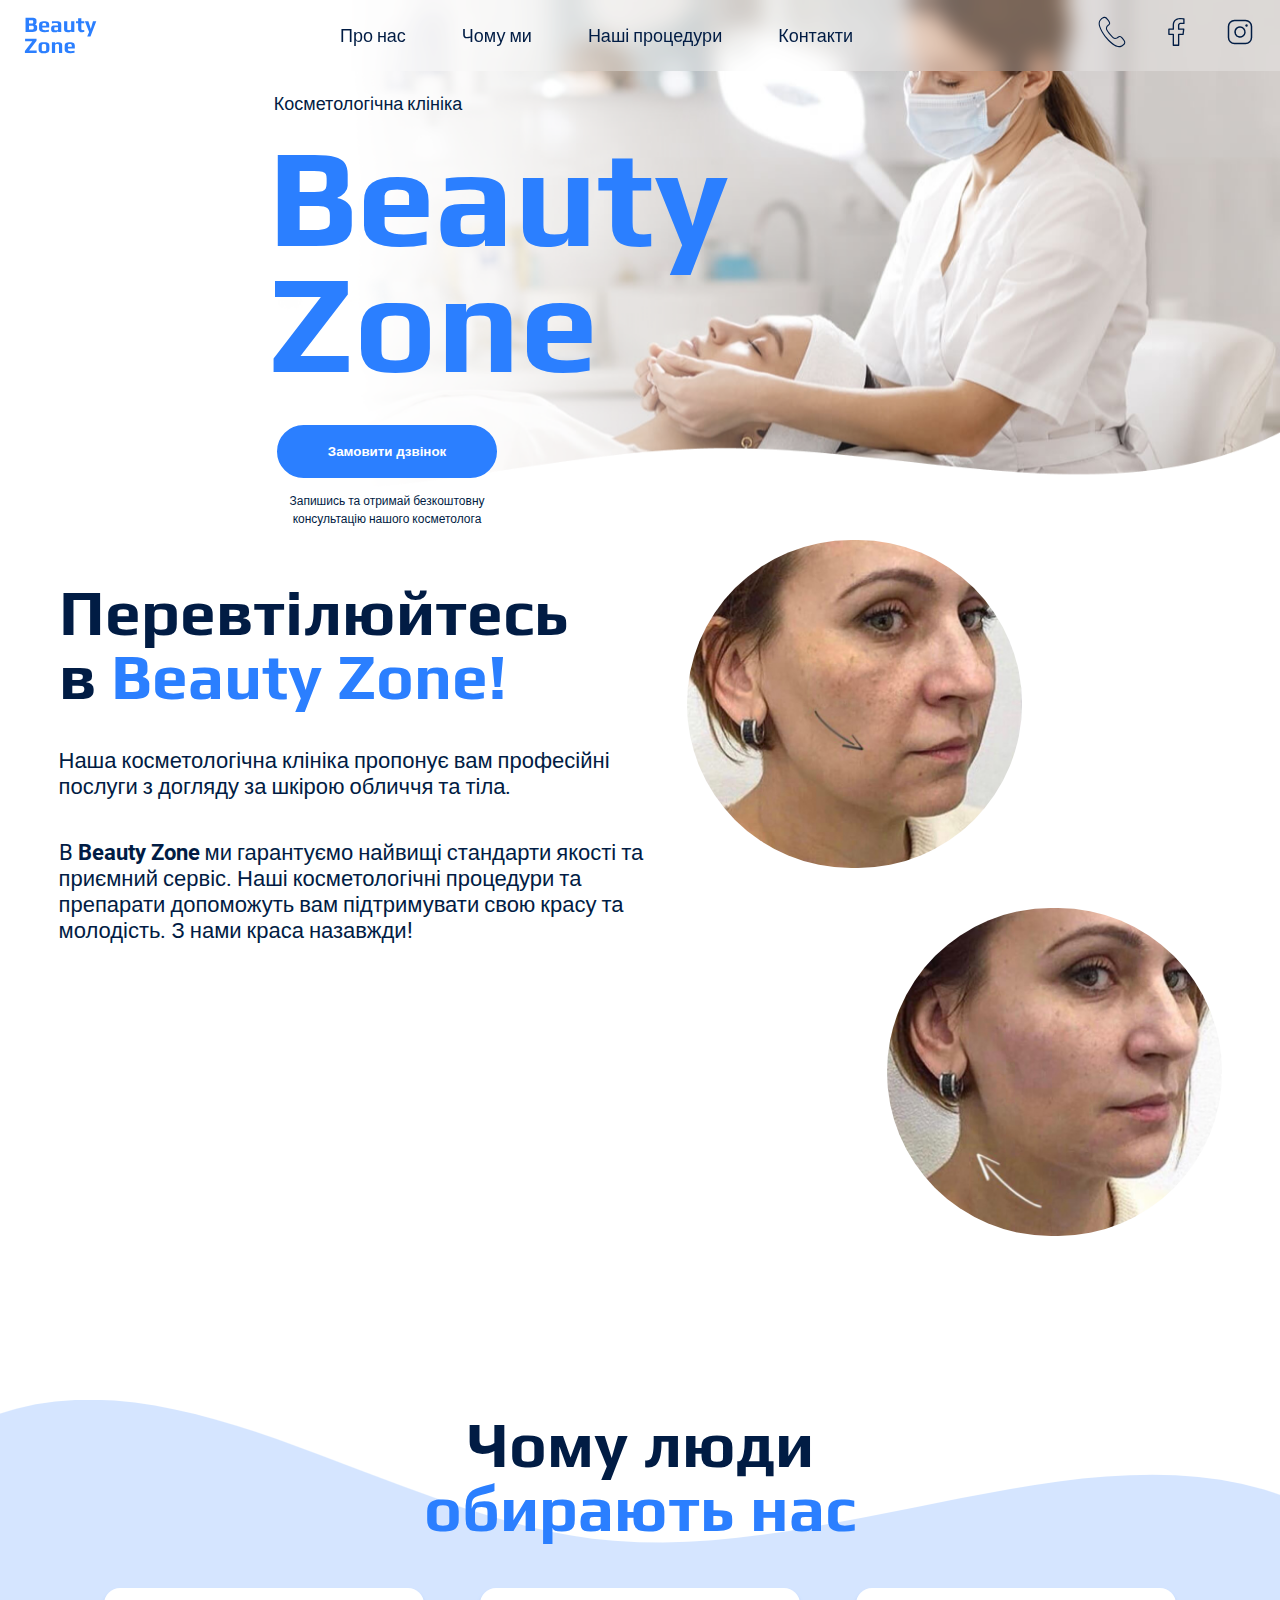
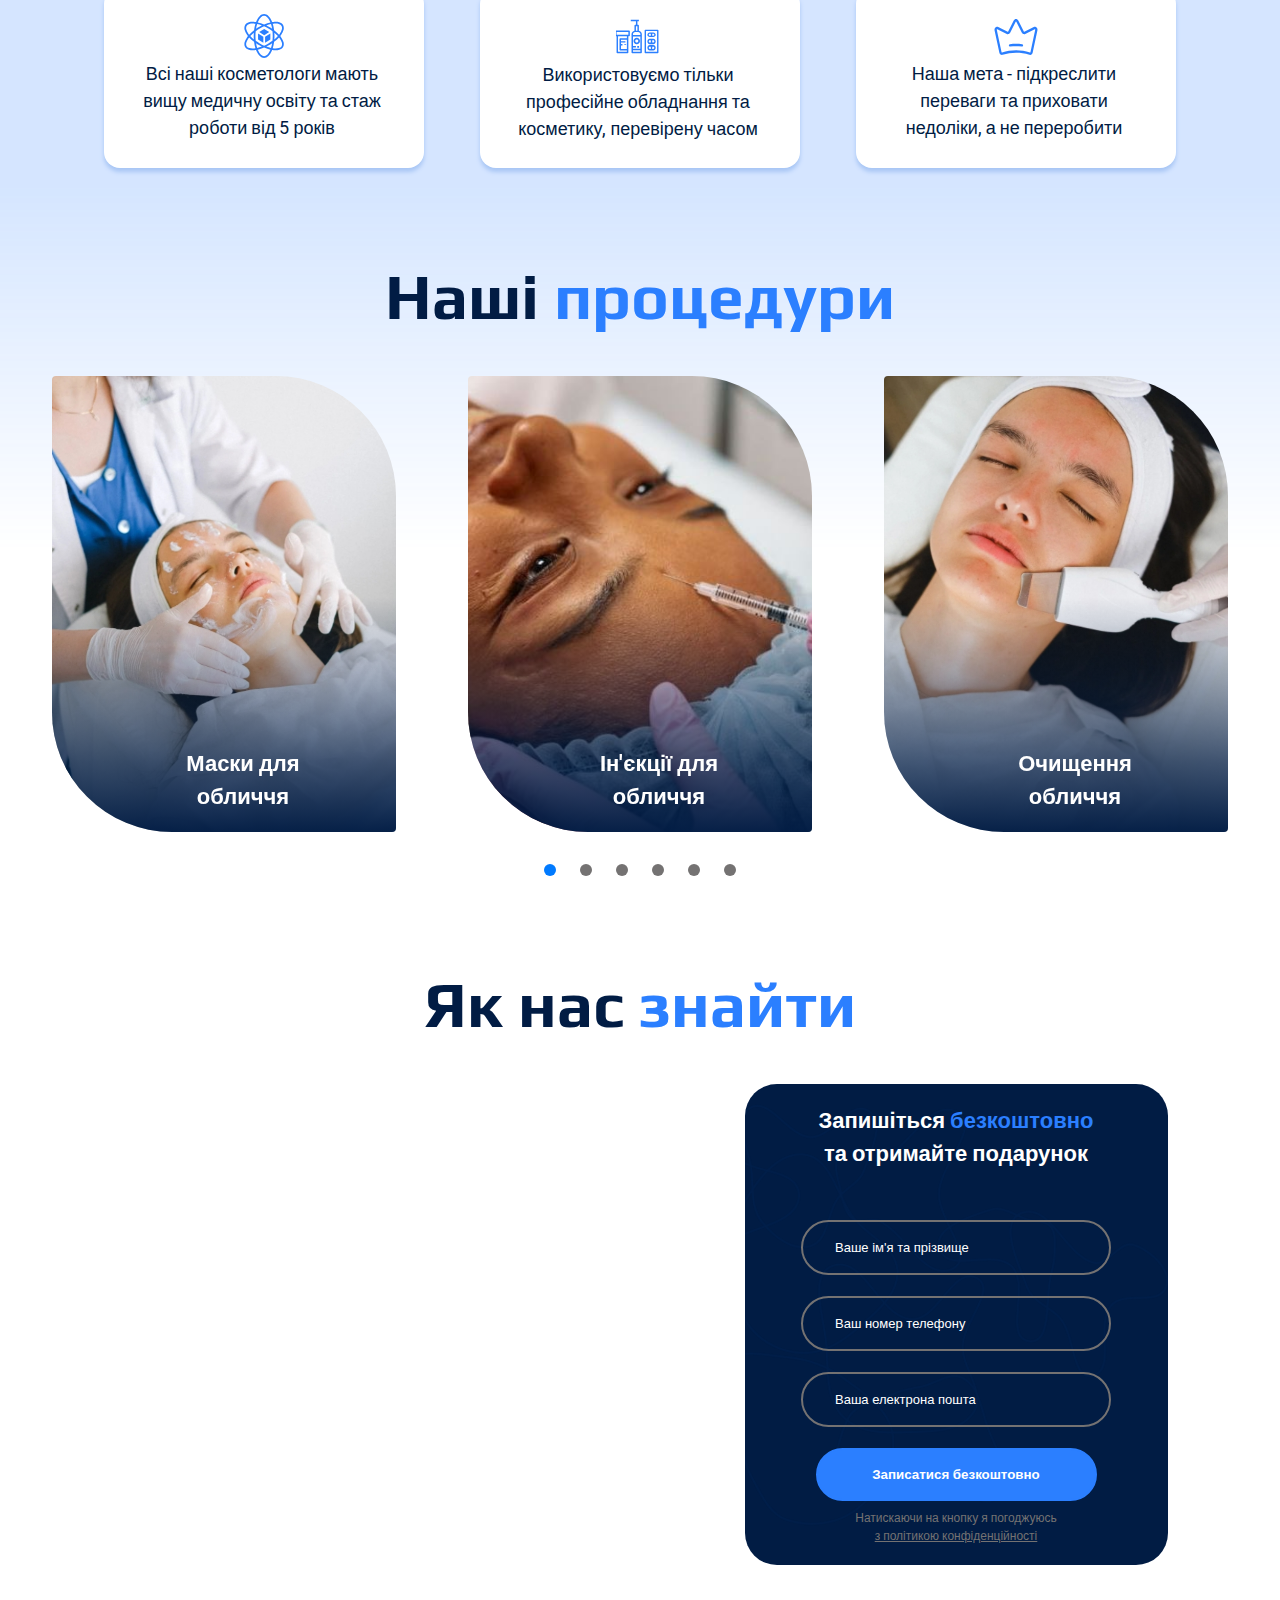
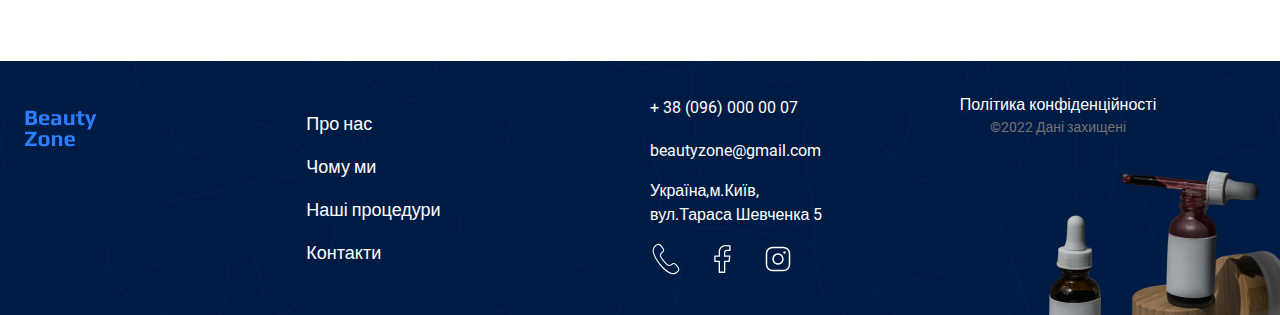
<file: index.html>
<!DOCTYPE html>
<html lang="uk">

<head>
    <meta charset="UTF-8">
    <meta http-equiv="X-UA-Compatible" content="IE=edge">
    <meta name="viewport" content="width=device-width, initial-scale=1.0">
    <title>Beauty Zone</title>
    <!-- fonts -->
    <link rel="preconnect" href="https://fonts.googleapis.com">
    <link rel="preconnect" href="https://fonts.gstatic.com" crossorigin>
    <link href="https://fonts.googleapis.com/css2?family=Play:wght@400;700&display=swap" rel="stylesheet">
    <!-- style -->
    <link rel="stylesheet" href="./css/main.min.css">
    <link rel="stylesheet" href="https://cdn.jsdelivr.net/npm/swiper@11/swiper-bundle.min.css" />
</head>

<body>
    <header class="header">
        <div class="container">
            <div class="header__container">
                <nav class="header__nav">
                    <a href="./index.html">
                        <img src="./image/logobeaty.svg" alt="Лого Beaty Zone">
                    </a>
                    <ul class="header__menu">
                        <li><a class="header__link" href="#about-section">Про нас</a></li>
                        <li><a class="header__link" href="#why-section">Чому ми</a></li>
                        <li><a class="header__link" href="#procedures-section">Наші процедури</a></li>
                        <li><a class="header__link" href="#contact-section">Контакти</a></li>
                    </ul>
                </nav>
                <address>
                    <ul class="header__address">
                        <li><a class="address-link" href="tel:+380960000007">
                                <svg class="header__icon" width="32" height="32">
                                    <use href="./image/icons.svg#icon-telephone"></use>
                                </svg>
                            </a></li>
                        <li><a href="#">
                                <svg class="header__icon" width="32" height="32">
                                    <use href="./image/icons.svg#icon-facebook"></use>
                                </svg>
                            </a></li>
                        <li><a href="#">
                                <svg class="header__icon" width="32" height="32">
                                    <use href="./image/icons.svg#icon-instagram"></use>
                                </svg>
                            </a></li>
                    </ul>
                </address>
                <button class="header__burger menu-btn-open" type="button">
                    <svg width="20" height="20">
                        <use href="./image/icons.svg#icon-menu"></use>
                    </svg>
                </button>
                <div class="mobile-menu">
                    <button class="mobile-menu__btn-close menu-btn-close" type="button">
                        close
                    </button>
                    <nav class="mobile-menu__nav">
                        <a href="./index.html">
                            <img src="./image/logobeaty.svg" alt="Лого Beaty Zone">
                        </a>
                        <ul class="mobile-menu__menu">
                            <li><a class="header__link" href="#about-section">Про нас</a></li>
                            <li><a class="header__link" href="#why-section">Чому ми</a></li>
                            <li><a class="header__link" href="#procedures-section">Наші процедури</a></li>
                            <li><a class="header__link" href="#contact-section">Контакти</a></li>
                        </ul>
                    </nav>
                    <address>
                        <ul class="mobile-menu__address">
                            <li><a class="address-link" href="tel:+380960000007">
                                    <svg class="header__icon" width="32" height="32">
                                        <use href="./image/icons.svg#icon-telephone"></use>
                                    </svg>
                                </a></li>
                            <li><a href="#">
                                    <svg class="header__icon" width="32" height="32">
                                        <use href="./image/icons.svg#icon-facebook"></use>
                                    </svg>
                                </a></li>
                            <li><a href="#">
                                    <svg class="header__icon" width="32" height="32">
                                        <use href="./image/icons.svg#icon-instagram"></use>
                                    </svg>
                                </a></li>
                        </ul>
                    </address>
                </div>
            </div>
        </div>
    </header>

    <main>
        <div class="background">

            <section class="hero-section">
                <div class="container">
                    <div class="hero-section__container">
                        <p class="hero-section__text">Косметологічна клініка</p>
                        <h1 class="hero-section__title">Beauty Zone</h1>
                        <div class="hero-section__text-btn">
                            <button class="hero-section__button button modal-btn-open" type="button">Замовити
                                дзвінок</button>
                            <p class="button-text">Запишись та отримай безкоштовну консультацію нашого косметолога</p>
                        </div>

                    </div>
                </div>
            </section>

            <section class="about-section" id="about-section">
                <div class="container">
                    <div class="about-section__container">
                        <div class="about-section__content">
                            <h2 class="about-section__title section-title">Перевтілюйтесь в <span
                                    class="text-brand">Beauty
                                    zone!</span>
                            </h2>
                            <p class="about-section__text--margin about-section__text">Наша косметологічна клініка
                                пропонує
                                вам професійні
                                послуги
                                з догляду за шкірою обличчя та тіла.</p>
                            <p class="about-section__text--margin about-section__text">B <span
                                    class="about-section__text--up">Beauty Zone</span> ми гарантуємо найвищі стандарти
                                якості та приємний сервіс. Наші косметологічні процедури та препарати допоможуть вам
                                підтримувати свою красу та молодість. З нами краса назавжди!</p>
                        </div>
                        <div class="about-section__face">
                            <img class="face" srcset="./image/faceone.jpg 1x, ./image/faceone@2x.jpg 2x"
                                src="./image/faceone.jpg" alt="Обличчя до процедури">
                            <img class="face facetwo" srcset="./image/facetwo.jpg 1x, ./image/facetwo@2x.jpg 2x"
                                src="./image/facetwo.jpg" alt="Обличчя після процедури">
                        </div>
                    </div>
                </div>
            </section>

            <section class="why-section" id="why-section">
                <div class="container">
                    <h2 class=" why-section__title title-margin section-title">Чому люди <span
                            class="text-brand-small">обирають
                            нас</span>
                    </h2>
                    <ul class="why-section__container">
                        <li class="why-section__items">
                            <article class="why-card">
                                <h5 class="why-card__title--hidden">Наш досвід</h5>
                                <img class="why-card__image" src="./image/materials-science.svg" alt="#">
                                <p class="why-card__text">Всі наші косметологи мають вищу медичну освіту
                                    та стаж роботи від 5 років</p>
                            </article>
                        </li>
                        <li class="why-section__items">
                            <article class="why-card">
                                <h5 class="why-card__title--hidden">Що використовуемо?</h5>
                                <img class="why-card__image" src="./image/medicinecosmeticsbottle.svg" alt="#">
                                <p class="why-card__text">Використовуємо тільки професійне обладнання та косметику,
                                    перевірену
                                    часом</p>
                            </article>
                        </li>
                        <li class="why-section__items">
                            <article class="why-card">
                                <h5 class="why-card__title--hidden">Наша мета</h5>
                                <img class="why-card__image" src="./image/crown-light.svg" alt="#">
                                <p class="why-card__text">Наша мета - підкреслити переваги та приховати недоліки, а не
                                    переробити
                                </p>
                            </article>
                        </li>
                    </ul>

                </div>

            </section>

            <section class="procedures-section" id="procedures-section">
                <div class="container">
                    <h2 class="title-margin section-title">Наші <span class="text-brand-small">процедури</span></h2>
                    <div class="procedures-section__slider">
                        <button class="procedures-section__button carousel-button prev" type="button">
                            <svg class="carousel-icon" width="16" height="16">
                                <use href="./image/icons.svg#icon-Arrow"></use>
                            </svg>
                        </button>
                        <div class="procedures-section__container swiper-container">
                            <ul class="procedures-section__list swiper-wrapper">

                                <li class="procedures-card__width swiper-slide">
                                    <article class="procedures-card">
                                        <div class="procedures-card__container">
                                            <img class="procedures-card__image"
                                                srcset="./image/procedure-mask.jpeg 1x, ./image/procedure-mask@2x.jpeg 2x"
                                                src="./image/procedure-mask.jpeg" alt="Маска для обличчя">
                                            <div class="procedures-card__div">
                                                <h3 class="procedures-card__title">Маски для обличчя</h3>
                                            </div>
                                        </div>

                                    </article>
                                </li>
                                <li class="procedures-card__width swiper-slide">
                                    <article class="procedures-card">
                                        <div class="procedures-card__container">
                                            <img class="procedures-card__image"
                                                srcset="./image/procedure-injection.jpg 1x, ./image/procedure-injection@2x.jpg 2x"
                                                src="./image/procedure-injection.jpg" alt="Ін'єкції для обличчя">
                                            <div class="procedures-card__div">
                                                <h3 class="procedures-card__title">Ін'єкції для обличчя</h3>
                                            </div>
                                        </div>

                                    </article>
                                </li>
                                <li class="procedures-card__width swiper-slide">
                                    <article class="procedures-card">
                                        <div class="procedures-card__container">
                                            <img class="procedures-card__image"
                                                srcset="./image/procedure-cleaning.jpeg 1x, ./image/procedure-cleaning@2x.jpeg 2x"
                                                src="./image/procedure-cleaning.jpeg" alt=">Очищення обличчя">
                                            <div class="procedures-card__div">
                                                <h3 class="procedures-card__title">Очищення обличчя</h3>
                                            </div>
                                        </div>
                                    </article>
                                </li>
                                <li class="procedures-card__width swiper-slide">
                                    <article class="procedures-card">
                                        <div class="procedures-card__container">
                                            <img class="procedures-card__image"
                                                srcset="./image/procedure-mask.jpeg 1x, ./image/procedure-mask@2x.jpeg 2x"
                                                src="./image/procedure-mask.jpeg" alt="Маска для обличчя">
                                            <div class="procedures-card__div">
                                                <h3 class="procedures-card__title">Маски для обличчя</h3>
                                            </div>
                                        </div>

                                    </article>
                                </li>
                                <li class="procedures-card__width swiper-slide">
                                    <article class="procedures-card">
                                        <div class="procedures-card__container">
                                            <img class="procedures-card__image"
                                                srcset="./image/procedure-injection.jpg 1x, ./image/procedure-injection@2x.jpg 2x"
                                                src="./image/procedure-injection.jpg" alt="Ін'єкції для обличчя">
                                            <div class="procedures-card__div">
                                                <h3 class="procedures-card__title">Ін'єкції для обличчя</h3>
                                            </div>
                                        </div>

                                    </article>
                                </li>
                                <li class="procedures-card__width swiper-slide">
                                    <article class="procedures-card">
                                        <div class="procedures-card__container">
                                            <img class="procedures-card__image"
                                                srcset="./image/procedure-cleaning.jpeg 1x, ./image/procedure-cleaning@2x.jpeg 2x"
                                                src="./image/procedure-cleaning.jpeg" alt=">Очищення обличчя">
                                            <div class="procedures-card__div">
                                                <h3 class="procedures-card__title">Очищення обличчя</h3>
                                            </div>
                                        </div>
                                    </article>
                                </li>

                            </ul>
                        </div>
                        <button class="procedures-section__button carousel-button next" type="button">
                            <svg class="carousel-icon" width="16" height="16">
                                <use href="./image/icons.svg#icon-Arrow"></use>
                            </svg>
                        </button>
                    </div>
                    <div class="pagination">
                        <span class="pagination__button"></span>
                        <span class="pagination__button"></span>
                        <span class="pagination__button"></span>
                        <span class="pagination__button"></span>
                    </div>
                </div>
            </section>
        </div>

        <section class="contact-section" id="contact-section">
            <div class="container">
                <h2 class="title-margin section-title">Як нас <span class="text-brand-small">знайти</span></h2>
                <div class="contact-section__container">

                    <iframe class="contact-section__maps"
                        src="https://www.google.com/maps/embed?pb=!1m18!1m12!1m3!1d2540.9325719461126!2d30.5181753!3d50.4423566!2m3!1f0!2f0!3f0!3m2!1i1024!2i768!4f13.1!3m3!1m2!1s0x40d4cef8b5f6338d%3A0x25c7f06ad686451c!2z0LHRg9C70YzQstCw0YAg0KLQsNGA0LDRgdCwINCo0LXQstGH0LXQvdC60LAsIDUsINCa0LjRl9CyLCAwMjAwMA!5e0!3m2!1suk!2sua!4v1707415245719!5m2!1suk!2sua"
                        width="600" height="450" style="border:0;" allowfullscreen="" loading="lazy"
                        referrerpolicy="no-referrer-when-downgrade"></iframe>
                    <div class="contact-section__sing">
                        <h4 class="input__title">Запишіться <span class="text-brand-small">безкоштовно</span>
                            та отримайте подарунок</h4>
                        <form class="contact-section__form" name="contact-form" autocomplete="off">

                            <div class="contact-section__form-field input">
                                <label class="input__label visually-hidden" for="user-name">Ваше ім'я та
                                    прізвище</label>
                                <input class="input__control" type="text" id="user-name" name="user-name"
                                    placeholder="Ваше ім'я та прізвище" minlength="2" maxlength="20" required>
                            </div>

                            <div class="contact-section__form-field input">
                                <label class="input__label visually-hidden" for="user-tel">Ваш номер телефону</label>
                                <input class="input__control" type="tel" id="user-tel" name="user-tel"
                                    placeholder="Ваш номер телефону" pattern="^\[0-9]{12}" required>
                            </div>

                            <div class="contact-section__form-field input">
                                <label class="input__label visually-hidden" for="user-email">Ваша електрона
                                    пошта</label>
                                <input class="input__control" type="email" id="user-email" name="user-email"
                                    placeholder="Ваша електрона пошта" required>
                            </div>


                            <button class="button contact btn-modal" type="submit">Записатися безкоштовно</button>

                            <p class="input__text">Натискаючи на кнопку я погоджуюсь
                                <a class="input__text highlight" href="#">з політикою конфіденційності</a>
                            </p>

                        </form>
                    </div>
                </div>

            </div>
        </section>

    </main>

    <footer class="footer">
        <div class="container">
            <div class="footer__container">
                <nav class="footer__nav">
                    <div class="footer__logo">
                        <a href="./index.html">
                            <img src="./image/logobeaty.svg" alt="Лого Beaty Zone">
                        </a>
                    </div>

                    <ul class="footer__menu">
                        <li><a class="footer__link" href="#about-section">Про нас</a></li>
                        <li><a class="footer__link" href="#why-section">Чому ми</a></li>
                        <li><a class="footer__link" href="#procedures-section">Наші процедури</a></li>
                        <li><a class="footer__link" href="#contact-section">Контакти</a></li>
                    </ul>
                </nav>
                <address class="footer__address">
                    <div class="footer__address-gap">
                        <ul class="address__list">
                            <li><a class="address__link" href="tel:+380960000007">+ 38 (096) 000 00 07</a></li>
                            <li><a class="address__link" href="mailto:beautyzone@gmail.com">beautyzone@gmail.com</a>
                            </li>
                            <li><a class="address__link column" href="https://maps.app.goo.gl/FTAmWWpmxCksTNbc8"
                                    target=_blank>Україна,м.Київ,
                                    вул.Тараса Шевченка 5</a></li>
                        </ul>
                        <div class="footer__icon-div">
                            <ul class="footer__icon-row">
                                <li><a href="tel:+380960000007">
                                        <svg class="footer__icon" width="32" height="32">
                                            <use href="./image/icons.svg#icon-telephone"></use>
                                        </svg>
                                    </a></li>
                                <li><a href="#">
                                        <svg class="footer__icon" width="32" height="32">
                                            <use href="./image/icons.svg#icon-facebook"></use>
                                        </svg>
                                    </a></li>
                                <li><a href="#">
                                        <svg class="footer__icon" width="32" height="32">
                                            <use href="./image/icons.svg#icon-instagram"></use>
                                        </svg>
                                    </a></li>
                            </ul>
                        </div>
                    </div>



                    <div class="address__info">
                        <a class="address__link" href="#" target="_blank">Політика конфіденційності</a>
                        <p class="address__copyright">&copy;2022 Дані захищені</p>

                    </div>

                </address>
            </div>
        </div>
    </footer>
    <div class="backdrop is-hidden">
        <div class="modal">
            <button class="modal-btn-close" type="button">
                close
                <!-- <svg class="footer__icon" width="32" height="32">
                    <use href="./image/icons.svg#icon-close"></use>
                </svg> -->
            </button>
            <h2 class="modal__title">Замовити дзвінок</h2>
            <h4 class="input__title modal__text">Запишіться <span class="text-brand-small">безкоштовно</span>
                та отримайте подарунок</h4>


            <form name="modal-form" autocomplete="off">

                <div class="modal__form-field input">
                    <label class="input__label visually-hidden" for="user-name">Ваше ім'я та прізвище</label>
                    <input class="input__control" type="text" id="user-name" name="user-name"
                        placeholder="Ваше ім'я та прізвище" required>
                </div>

                <div class="modal__form-field input">
                    <label class="input__label visually-hidden" for="user-tel">Ваш номер телефону</label>
                    <input class="input__control" type="tel" id="user-tel" name="user-tel"
                        placeholder="Ваш номер телефону" required>
                </div>

                <div class="modal__form-field input">
                    <label class="input__label visually-hidden" for="user-email">Ваша електрона пошта</label>
                    <input class="input__control" type="email" id="user-email" name="user-email"
                        placeholder="Ваша електрона пошта" required>
                </div>


                <button class="button contact btn-modal" type="submit">Записатися безкоштовно</button>
                <!-- phone -->
                <p class="input__text">Натискаючи на кнопку я погоджуюсь
                    <a class="input__text highlight" href="#">з політикою конфіденційності</a>
                </p>

            </form>





        </div>

    </div>
    <script src="./js/mobil-menu.js"></script>
    <script src="https://cdn.jsdelivr.net/npm/swiper@11/swiper-bundle.min.js"></script>
    <script src="./js/procedures-slider.js"></script>
    <script src="./js/modal.js"></script>
</body>

</html>
</file>
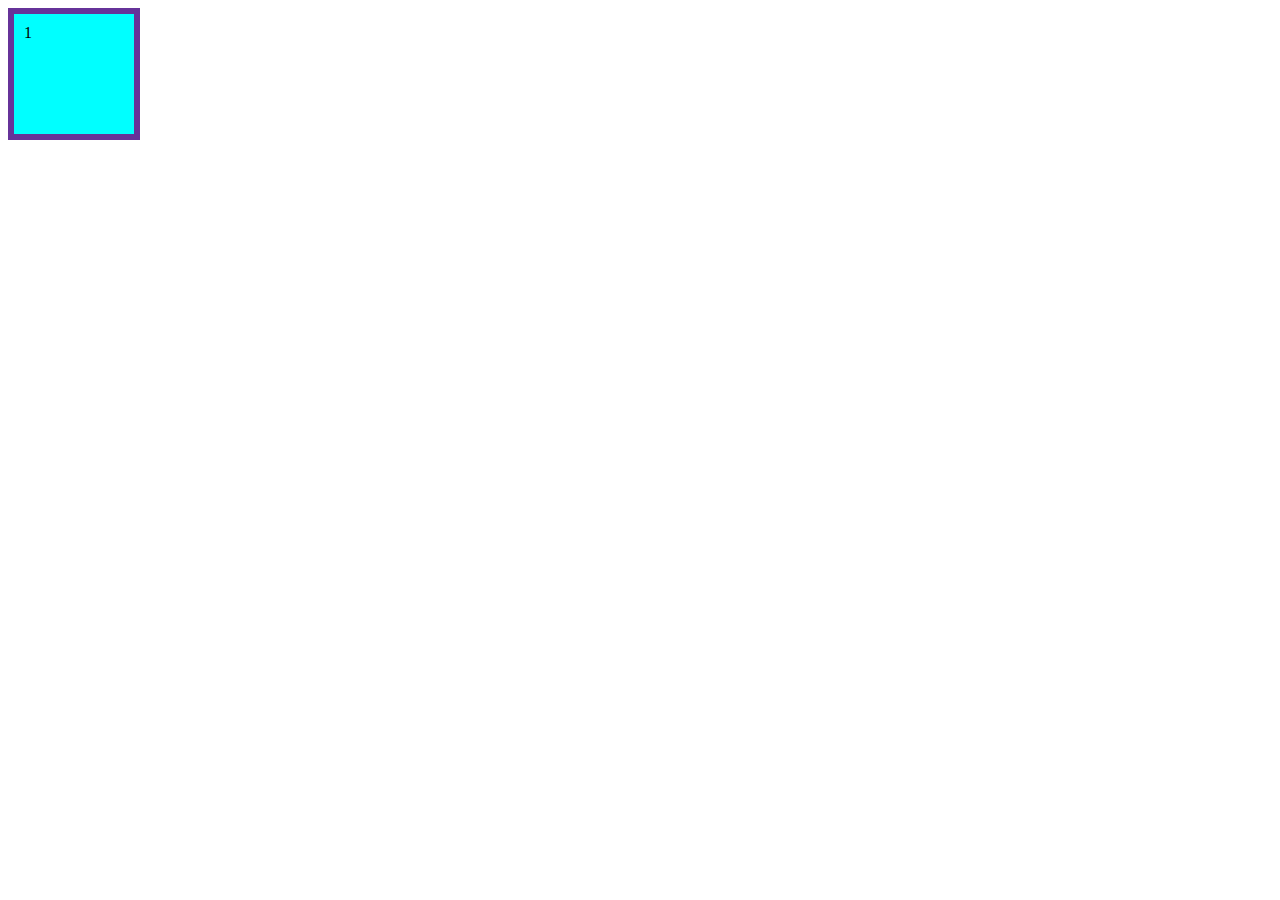
<file: test.html>
<!DOCTYPE html>
<html lang="en">

<head>
    <meta charset="UTF-8">
    <meta name="viewport" content="width=device-width, initial-scale=1.0">
    <link rel="stylesheet" href="./css/test.css">
    <title>Document</title>
</head>

<body>
    <div class="box">
        1

    </div>
</body>

</html>
</file>
<file: css/test.css>
.box{
   width: 100px;
   height: 100px;
   background-color: aqua;
   padding: 10px; 
   border: 6px solid rebeccapurple;
}
</file>
<file: css/main.min.css>
@font-face{font-display:swap;font-family:"Roboto";font-style:normal;font-weight:400;src:url("../fonts/roboto-v30-latin-regular.woff2") format("woff2")}@font-face{font-display:swap;font-family:"Roboto";font-style:normal;font-weight:700;src:url("../fonts/roboto-v30-latin-700.woff2") format("woff2")}.play-regular{font-family:"Play",sans-serif;font-weight:400;font-style:normal}.play-bold{font-family:"Play",sans-serif;font-weight:700;font-style:normal}:root{--color-primary-dark: #31261a;--color-primary-light: #FFF;--color-brand-light: #2B7FFF;--color-brand-dark: #011C44;--color-secondary: #747272;--color-shadow-box: #a8c6f5}*,*::before,*::after{-webkit-box-sizing:border-box;box-sizing:border-box}body{color:var(--color-brand-dark);font-family:"Roboto",sans-serif;font-size:18px;font-weight:400;line-height:1.5;margin:0}.container{width:100%;max-width:1288px;margin:0 auto;padding:0 24px}h1,h2,h3,h4,h5,h6,p{margin-top:0}img{display:block;max-width:100%;height:auto;-o-object-fit:cover;object-fit:cover}a{display:inline-block}address{font-style:normal}ul{list-style-type:none;margin:0;padding:0}.visually-hidden{position:absolute;left:-10000px;top:auto;width:1px;height:1px;overflow:hidden}.text-brand{color:var(--color-brand-light);text-transform:capitalize}.text-brand-small{color:var(--color-brand-light)}.button{display:block;color:var(--color-primary-light);background-color:var(--color-brand-light);border:2px solid var(--color-brand-light);width:220px;height:53px;padding:16px 32px;border-radius:32px;font-weight:600;cursor:pointer;margin-bottom:14px;-webkit-transition:color .5s,background-color .5s;transition:color .5s,background-color .5s}@media screen and (max-width: 768px){.button{width:186px;height:44px;padding:16px 24px}}.button.contact{width:281px;height:53px;-ms-flex-item-align:center;align-self:center;margin-bottom:8px}.button:hover{background-color:rgba(0,0,0,0);color:var(--color-brand-dark)}.button.contact:hover{background-color:var(--color-primary-light)}.button-text{font-size:12px;width:238px;text-align:center}.header__link{color:var(--color-brand-dark);text-decoration:none;-webkit-transition:color .3s;transition:color .3s}.header__link:hover{color:var(--color-brand-light)}.footer__link{color:var(--color-primary-light);text-decoration:none;-webkit-transition:color .3s;transition:color .3s}.footer__link:hover{color:var(--color-brand-light)}.address__link{color:var(--color-primary-light);font-size:16px;font-weight:300;text-decoration:none;-webkit-transition:color .3s;transition:color .3s}.address__link.column{width:190px}.address__link:hover{color:var(--color-brand-light)}.header{position:absolute;width:100%;-webkit-backdrop-filter:blur(10px);backdrop-filter:blur(10px);background:rgba(255,255,255,.25);padding:16px 0}.header__container{display:-webkit-box;display:-ms-flexbox;display:flex;gap:30px;background-color:rgba(0,0,0,0);-webkit-box-align:center;-ms-flex-align:center;align-items:center}.header__nav{display:-webkit-box;display:-ms-flexbox;display:flex;-webkit-box-align:center;-ms-flex-align:center;align-items:center;-webkit-box-flex:1;-ms-flex-positive:1;flex-grow:1;gap:30px}.header__menu{display:none}@media screen and (min-width: 1280px){.header__menu{display:-webkit-box;display:-ms-flexbox;display:flex;gap:56px;-webkit-box-flex:1;-ms-flex-positive:1;flex-grow:1;-webkit-box-pack:center;-ms-flex-pack:center;justify-content:center}}.header__address{display:none}@media screen and (min-width: 1280px){.header__address{display:-webkit-box;display:-ms-flexbox;display:flex;gap:32px;-webkit-box-flex:1;-ms-flex-positive:1;flex-grow:1;-webkit-box-pack:center;-ms-flex-pack:center;justify-content:center}}.header__icon{fill:var(--color-brand-dark);-webkit-transition:fill .3s;transition:fill .3s}.header__icon:hover{fill:var(--color-brand-light)}.header__burger{width:24px;height:24px;padding:0;background:rgba(0,0,0,0);border:0;fill:var(--color-primary-light)}@media screen and (min-width: 1280px){.header__burger{display:none}}.mobile-menu{display:block;position:fixed;visibility:hidden;top:0;left:-100%;width:100%;height:500px;background-color:var(--color-primary-light);-webkit-transform:translateX(100%);-ms-transform:translateX(100%);transform:translateX(100%);-webkit-transition:-webkit-transform .3s;transition:-webkit-transform .3s;transition:transform .3s;transition:transform .3s, -webkit-transform .3s}.mobile-menu.is-open{visibility:visible;left:0;-webkit-transform:translateX(0);-ms-transform:translateX(0);transform:translateX(0)}.mobile-menu__btn-close{position:absolute;top:20px;right:20px}.mobile-menu__nav{display:-webkit-box;display:-ms-flexbox;display:flex;-webkit-box-orient:vertical;-webkit-box-direction:normal;-ms-flex-direction:column;flex-direction:column;gap:32px;margin:20px;margin-bottom:17px;text-align:center;-webkit-box-align:center;-ms-flex-align:center;align-items:center}.mobile-menu__address{display:-webkit-box;display:-ms-flexbox;display:flex;gap:16px;-webkit-box-pack:center;-ms-flex-pack:center;justify-content:center}.hero-section{background-image:url("../image/cos-office.png");background-repeat:no-repeat;background-size:cover;background-position:center;width:100%;height:700px}@media screen and (min-device-pixel-ratio: 2),(-webkit-min-device-pixel-ratio: 2),(min-resolution: 192dpi),(min-resolution: 2dppx){.hero-section{background-image:url(../image/cos-office@2x.png)}}@media screen and (max-width: 1280px){.hero-section{height:500px}}.hero-section__text{width:200px;margin-bottom:0;text-align:center}@media screen and (min-width: 1280px){.hero-section__text{margin-bottom:16px}}.hero-section__title{display:-webkit-box;display:-ms-flexbox;display:flex;-webkit-box-orient:horizontal;-webkit-box-direction:normal;-ms-flex-direction:row;flex-direction:row;-webkit-box-pack:start;-ms-flex-pack:start;justify-content:flex-start;-webkit-box-align:center;-ms-flex-align:center;align-items:center;width:auto;color:var(--color-brand-light);font-family:"Play",sans-serif;text-align:center;font-size:54px;font-weight:700;line-height:.9;text-transform:capitalize;margin-bottom:32px}@media screen and (min-width: 1280px){.hero-section__title{width:529px;margin-bottom:40px;font-size:140px;text-align:left}}.hero-section__container{display:-webkit-box;display:-ms-flexbox;display:flex;-webkit-box-orient:vertical;-webkit-box-direction:normal;-ms-flex-direction:column;flex-direction:column;-webkit-box-pack:center;-ms-flex-pack:center;justify-content:center;-webkit-box-align:center;-ms-flex-align:center;align-items:center;height:450px}@media screen and (min-width: 1280px){.hero-section__container{display:-webkit-box;display:-ms-flexbox;display:flex;-webkit-box-orient:vertical;-webkit-box-direction:normal;-ms-flex-direction:column;flex-direction:column;-webkit-box-pack:start;-ms-flex-pack:start;justify-content:flex-start;-webkit-box-align:start;-ms-flex-align:start;align-items:flex-start;padding:0px;height:658px;padding:90px 667px 270px 244px}}.hero-section__text-btn{display:-webkit-box;display:-ms-flexbox;display:flex;-webkit-box-orient:vertical;-webkit-box-direction:normal;-ms-flex-direction:column;flex-direction:column;-webkit-box-pack:center;-ms-flex-pack:center;justify-content:center;-webkit-box-align:center;-ms-flex-align:center;align-items:center;padding:0px}.section-title{font-family:"Play",sans-serif;font-size:32px;font-weight:700;line-height:1;text-align:center}@media screen and (min-width: 1280px){.section-title{font-size:64px;font-weight:700}}.title-margin{margin-bottom:48px}.background{background-image:url("../image/background-blue.png");background-position:center 670px;background-size:auto 2100px;background-repeat:no-repeat}@media screen and (min-width: 768px){.background{background-position:center 820px;background-size:auto 1700px}}@media screen and (min-width: 1280px){.background{background-position:center 1400px;background-size:auto}}.about-section{text-align:left;padding-top:0;padding-bottom:0}@media screen and (min-width: 1280px){.about-section{padding-top:40px;padding-bottom:88px}}.about-section__container{display:-webkit-box;display:-ms-flexbox;display:flex;-webkit-box-align:start;-ms-flex-align:start;align-items:flex-start;gap:28px;-webkit-box-pack:center;-ms-flex-pack:center;justify-content:center}.about-section__content{display:-webkit-box;display:-ms-flexbox;display:flex;-webkit-box-orient:vertical;-webkit-box-direction:normal;-ms-flex-direction:column;flex-direction:column;padding-top:0}@media screen and (min-width: 768px){.about-section__content{padding-top:40px}}.about-section__title{margin-bottom:16px;width:270px;text-align:left}@media screen and (min-width: 1280px){.about-section__title{width:529px;margin-bottom:40px}}.about-section__text{font-size:18px;line-height:initial;width:335px}@media screen and (min-width: 1280px){.about-section__text{width:600px;font-size:22px}}.about-section__text--up{text-transform:capitalize;font-weight:600}.about-section__text--margin{margin-bottom:16px}@media screen and (min-width: 1280px){.about-section__text--margin{margin-bottom:40px}}.about-section__text--margin:last-child{margin-bottom:0}.about-section__face{display:none}@media screen and (min-width: 768px){.about-section__face{display:-webkit-box;display:-ms-flexbox;display:flex;-webkit-box-orient:vertical;-webkit-box-direction:normal;-ms-flex-direction:column;flex-direction:column;gap:10px}}@media screen and (min-width: 1280px){.about-section__face{gap:40px}}.about-section .face{width:200px;height:200px;border-radius:200px}@media screen and (min-width: 1280px){.about-section .face{width:335px;height:328px}}.about-section .facetwo{margin-left:150px}@media screen and (min-width: 1280px){.about-section .facetwo{margin-left:200px}}.why-section{padding-top:88px;padding-bottom:48px}.why-section__title{width:220px;margin:0 auto 24px}@media screen and (min-width: 768px){.why-section__title{width:300px}}@media screen and (min-width: 1280px){.why-section__title{width:432px;margin-bottom:48px}}.why-section__container{display:-webkit-box;display:-ms-flexbox;display:flex;-webkit-box-pack:center;-ms-flex-pack:center;justify-content:center;gap:56px;-ms-flex-wrap:wrap;flex-wrap:wrap}.why-card{background-color:var(--color-primary-light);border-radius:16px;width:320px;height:180px;padding:24px 32px;text-align:center;-webkit-box-shadow:0px 4px 4px 0px var(--color-shadow-box);box-shadow:0px 4px 4px 0px var(--color-shadow-box)}.why-card__title--hidden{display:none}.why-card__text{width:252px}.why-card__image{margin:0 auto}.procedures-section{padding-top:48px;padding-bottom:48px}.procedures-section__slider{display:-webkit-box;display:-ms-flexbox;display:flex;-webkit-box-align:center;-ms-flex-align:center;align-items:center;gap:32px;-webkit-box-pack:center;-ms-flex-pack:center;justify-content:center}.procedures-section__container{overflow:hidden;margin-bottom:32px}.procedures-section__button{display:none}@media screen and (min-width: 768px){.procedures-section__button{display:-webkit-box;display:-ms-flexbox;display:flex}}.pagination{display:-webkit-box;display:-ms-flexbox;display:flex;-webkit-box-align:center;-ms-flex-align:center;align-items:center;-webkit-box-pack:center;-ms-flex-pack:center;justify-content:center;gap:24px}.pagination__button{width:12px;height:12px;padding:0;background-color:var(--color-secondary);border-radius:50%}.procedures-card{background-image:-webkit-gradient(linear, left top, left bottom, color-stop(48.529%, rgba(1, 28, 68, 0)), color-stop(84.641%, rgba(1, 28, 68, 0.73)), color-stop(101.43%, rgb(1, 28, 68)));background-image:linear-gradient(180deg, rgba(1, 28, 68, 0) 48.529%, rgba(1, 28, 68, 0.73) 84.641%, rgb(1, 28, 68) 101.43%);border-radius:4px 120px 4px 120px;position:relative;max-width:100%;width:344px;height:456px;margin:0 auto}.procedures-card__image{position:absolute;max-width:100%;width:344px;height:456px;background-position:center;z-index:-1;border-radius:4px 120px 4px 120px}.procedures-card__title{color:var(--color-primary-light);font-size:22px}.procedures-card__div{display:-webkit-box;display:-ms-flexbox;display:flex;-webkit-box-pack:center;-ms-flex-pack:center;justify-content:center;padding:371px 77px 32px 115px;text-align:center}.procedures-card__width{-webkit-box-pack:center;-ms-flex-pack:center;justify-content:center;display:-webkit-box;display:-ms-flexbox;display:flex}.carousel-button{display:-webkit-box;display:-ms-flexbox;display:flex;-webkit-box-align:center;-ms-flex-align:center;align-items:center;-webkit-box-pack:center;-ms-flex-pack:center;justify-content:center;width:80px;height:40px;padding:0;fill:var(--color-brand-dark);border:1px solid var(--color-brand-dark);border-radius:50%;background-color:rgba(0,0,0,0);cursor:pointer;-webkit-transition:fill .3s;transition:fill .3s}@media screen and (max-width: 1280px){.carousel-button{display:none}}.carousel-button.next{-webkit-transform:rotate(180deg);-ms-transform:rotate(180deg);transform:rotate(180deg)}.carousel-button:hover{background-color:var(--color-brand-light);border:var(--color-primary-light);fill:var(--color-primary-light)}.contact-section{padding-top:48px;padding-bottom:96px}.contact-section__container{display:-webkit-box;display:-ms-flexbox;display:flex;-webkit-box-orient:vertical;-webkit-box-direction:reverse;-ms-flex-direction:column-reverse;flex-direction:column-reverse;gap:32px}@media screen and (min-width: 768px){.contact-section__container{-webkit-box-orient:horizontal;-webkit-box-direction:normal;-ms-flex-direction:row;flex-direction:row;gap:32px;-webkit-box-pack:center;-ms-flex-pack:center;justify-content:center}}.contact-section__maps{display:-webkit-box;display:-ms-flexbox;display:flex;border:none;border-radius:32px;width:350px;height:350px;margin:0 auto}@media screen and (min-width: 768px){.contact-section__maps{width:600px;height:481px;margin-right:0}}.contact-section__sing{display:-webkit-box;display:-ms-flexbox;display:flex;-webkit-box-pack:start;-ms-flex-pack:start;justify-content:flex-start;-webkit-box-orient:vertical;-webkit-box-direction:normal;-ms-flex-direction:column;flex-direction:column;-webkit-box-align:center;-ms-flex-align:center;align-items:center;background-color:var(--color-brand-dark);background-image:url("../image/footer-background.png");background-repeat:no-repeat;background-size:cover;background-position:right;border-radius:32px;width:350px;height:481px;margin:0 auto}@media screen and (min-width: 768px){.contact-section__sing{width:423px;margin-left:0}}@media screen and (min-width: 1280px){.contact-section__sing{gap:32px;-webkit-box-pack:center;-ms-flex-pack:center;justify-content:center}}.contact-section__form-field{margin-bottom:24px}@media screen and (min-width: 768px){.contact-section__form{width:330px;display:-webkit-box;display:-ms-flexbox;display:flex;-webkit-box-orient:vertical;-webkit-box-direction:normal;-ms-flex-direction:column;flex-direction:column;-webkit-box-pack:center;-ms-flex-pack:center;justify-content:center;-webkit-box-align:center;-ms-flex-align:center;align-items:center}}.input{width:310px;height:52px}.input__label{display:block}.input__control{padding:18px 32px;width:100%;border:2px solid var(--color-secondary);border-radius:32px;background-color:rgba(0,0,0,0);margin-bottom:24px}.input__control:focus{background-color:var(--color-secondary);outline:none}.input__control::-webkit-input-placeholder{color:var(--color-primary-light);font-size:13px;font-weight:400;line-height:1.5}.input__control::-moz-placeholder{color:var(--color-primary-light);font-size:13px;font-weight:400;line-height:1.5}.input__control:-ms-input-placeholder{color:var(--color-primary-light);font-size:13px;font-weight:400;line-height:1.5}.input__control::-ms-input-placeholder{color:var(--color-primary-light);font-size:13px;font-weight:400;line-height:1.5}.input__control::placeholder{color:var(--color-primary-light);font-size:13px;font-weight:400;line-height:1.5}.input__title{margin:48px auto 32px;color:var(--color-primary-light);max-width:277px;height:52px;font-size:22px;font-weight:600;text-align:center}.input__text{max-width:213px;height:36px;text-align:center;font-size:12px;color:var(--color-secondary);margin:0 auto 48px;-webkit-transition:color .3s;transition:color .3s}.input__text.highlight:hover{color:var(--color-brand-light)}.footer{position:relative;background-color:var(--color-brand-dark);background-image:url("../image/footer-background.png");background-repeat:no-repeat;background-size:cover;background-position:center;padding:32px 0;text-align:center}@media screen and (min-width: 768px){.footer{text-align:left}}.footer::after{display:none;position:absolute;width:240px;height:150px;right:0;bottom:0;background-repeat:no-repeat;background-image:url("../image/pexels-photo.png");content:""}@media screen and (min-width: 1280px){.footer::after{display:block}}.footer__container{display:-webkit-box;display:-ms-flexbox;display:flex;-webkit-box-orient:vertical;-webkit-box-direction:normal;-ms-flex-direction:column;flex-direction:column;-webkit-box-align:center;-ms-flex-align:center;align-items:center;gap:20px}@media screen and (min-width: 768px){.footer__container{-webkit-box-orient:horizontal;-webkit-box-direction:normal;-ms-flex-direction:row;flex-direction:row}}.footer__nav,.footer__address{display:-webkit-box;display:-ms-flexbox;display:flex;-webkit-box-orient:vertical;-webkit-box-direction:normal;-ms-flex-direction:column;flex-direction:column;gap:20px}@media screen and (min-width: 768px){.footer__nav,.footer__address{-webkit-box-orient:horizontal;-webkit-box-direction:normal;-ms-flex-direction:row;flex-direction:row;-ms-flex-preferred-size:50%;flex-basis:50%}}.footer__logo,.footer__menu{-webkit-box-flex:1;-ms-flex-positive:1;flex-grow:1}.footer__menu{gap:16px;display:-webkit-box;display:-ms-flexbox;display:flex;-webkit-box-orient:vertical;-webkit-box-direction:normal;-ms-flex-direction:column;flex-direction:column}.footer__icon{fill:var(--color-primary-light);-webkit-transition:fill .3s;transition:fill .3s}.footer__icon:hover{fill:var(--color-brand-light)}.footer__address-gap{display:-webkit-box;display:-ms-flexbox;display:flex;-webkit-box-orient:vertical;-webkit-box-direction:normal;-ms-flex-direction:column;flex-direction:column;gap:16px}.footer__icon-row{height:40px;-webkit-box-orient:horizontal;-webkit-box-direction:normal;-ms-flex-direction:row;flex-direction:row;display:-webkit-box;display:-ms-flexbox;display:flex;gap:24px}.footer__icon-div{margin:0 auto}@media screen and (min-width: 768px){.footer__icon-div{margin:0}}.address__list,.address__info{-webkit-box-flex:1;-ms-flex-positive:1;flex-grow:1}.address__list{gap:16px;display:none;-webkit-box-orient:vertical;-webkit-box-direction:normal;-ms-flex-direction:column;flex-direction:column}@media screen and (min-width: 768px){.address__list{display:-webkit-box;display:-ms-flexbox;display:flex}}.address__info{display:-webkit-box;display:-ms-flexbox;display:flex;-webkit-box-orient:vertical;-webkit-box-direction:normal;-ms-flex-direction:column;flex-direction:column;-webkit-box-align:center;-ms-flex-align:center;align-items:center}.address__copyright{font-size:14px;color:var(--color-secondary)}.backdrop{position:fixed;top:0;right:0;bottom:0;left:0;display:-webkit-box;display:-ms-flexbox;display:flex;-webkit-box-align:center;-ms-flex-align:center;align-items:center;-webkit-box-pack:center;-ms-flex-pack:center;justify-content:center;padding:20px;background-color:rgba(1,28,68,.73);-webkit-transition:opacity .3s,visibility .3s;transition:opacity .3s,visibility .3s}.backdrop.is-hidden{opacity:0;visibility:hidden;pointer-events:none}.modal{display:-webkit-box;display:-ms-flexbox;display:flex;-webkit-box-pack:start;-ms-flex-pack:start;justify-content:flex-start;-webkit-box-orient:vertical;-webkit-box-direction:normal;-ms-flex-direction:column;flex-direction:column;-webkit-box-align:center;-ms-flex-align:center;align-items:center;background-color:var(--color-brand-dark);background-image:url("../image/footer-background.png");background-repeat:no-repeat;background-size:cover;background-position:center;position:relative;width:720px;height:680px;padding:24px;border-radius:32px}.modal__form-field{margin-bottom:24px}.modal__title{font-family:"Play";width:100%;max-width:430px;height:100%;max-height:150px;font-size:64px;font-weight:700;line-height:74px;margin:40px auto;text-align:center;color:var(--color-primary-light)}.modal__text{margin:0 auto 32px}.modal-btn-close{position:absolute;top:40px;right:40px}.button.contact.btn-modal{margin:0 auto 8px}
</file>
